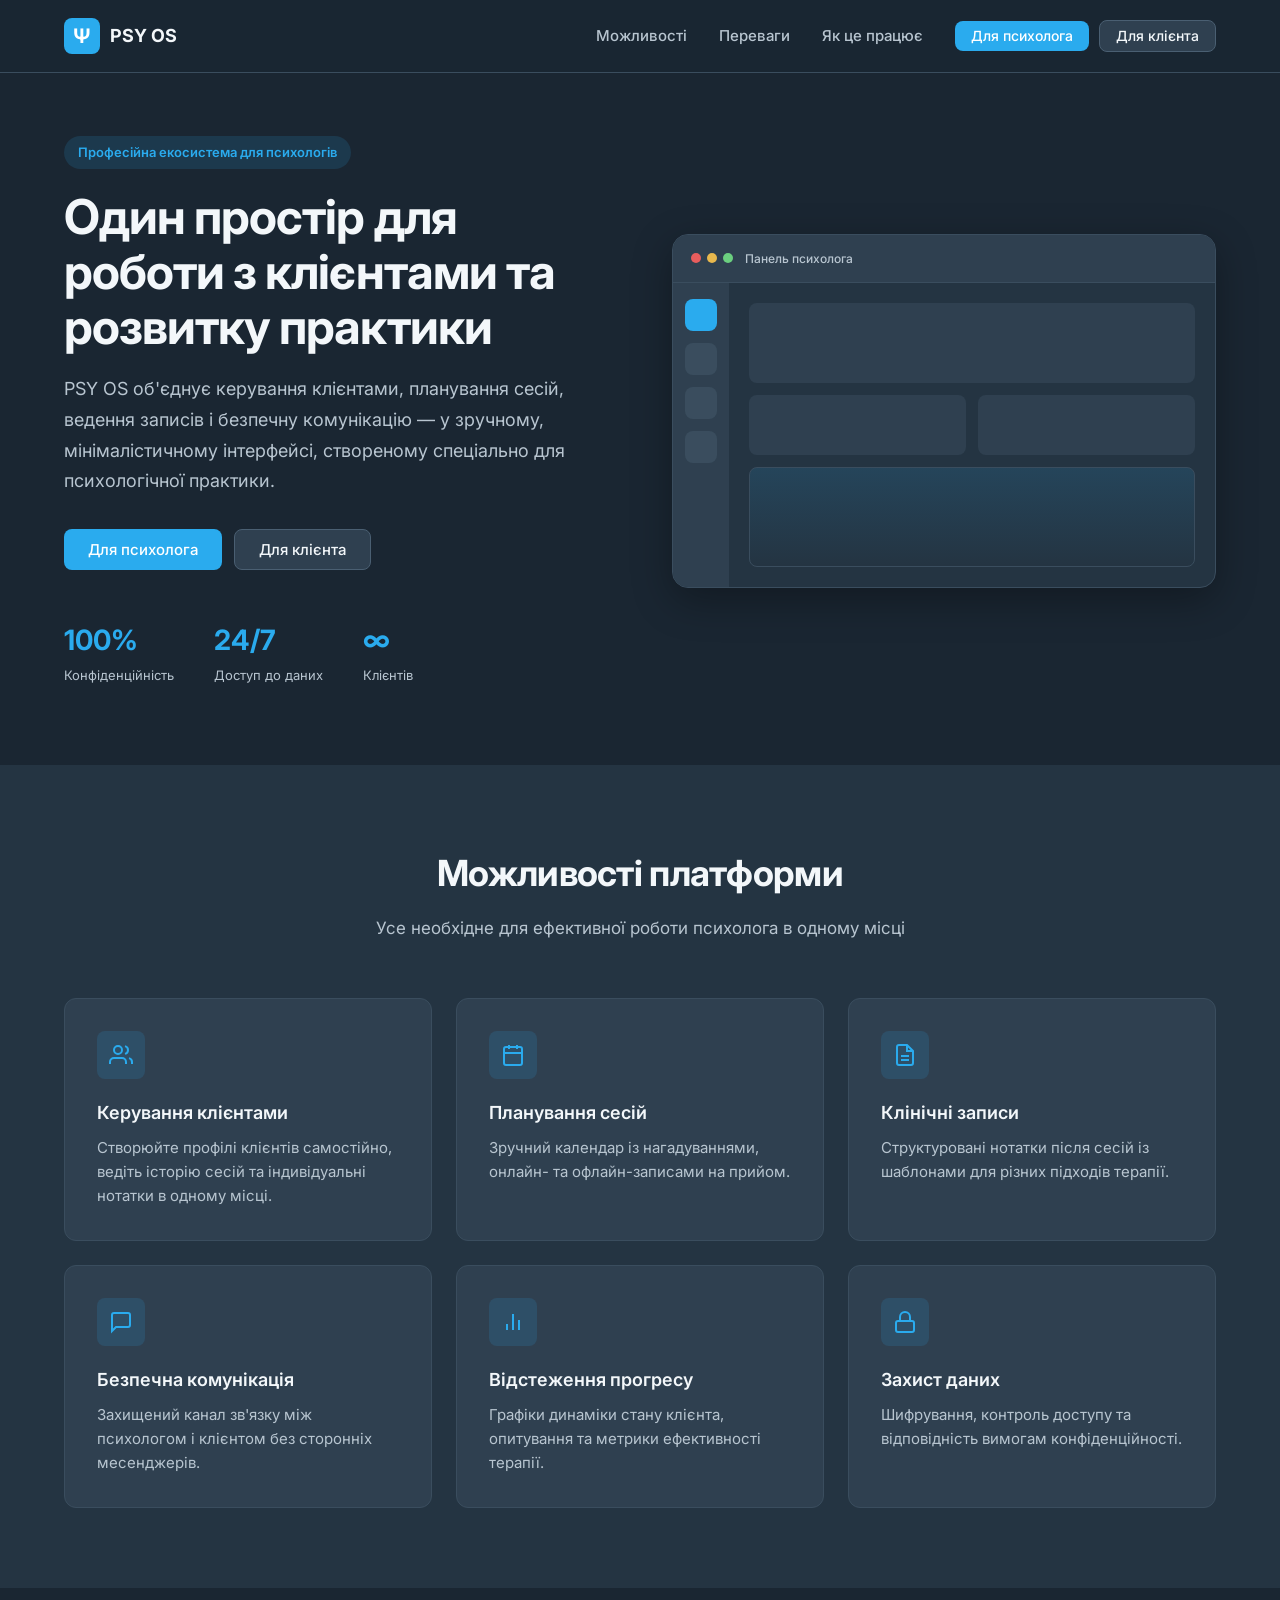
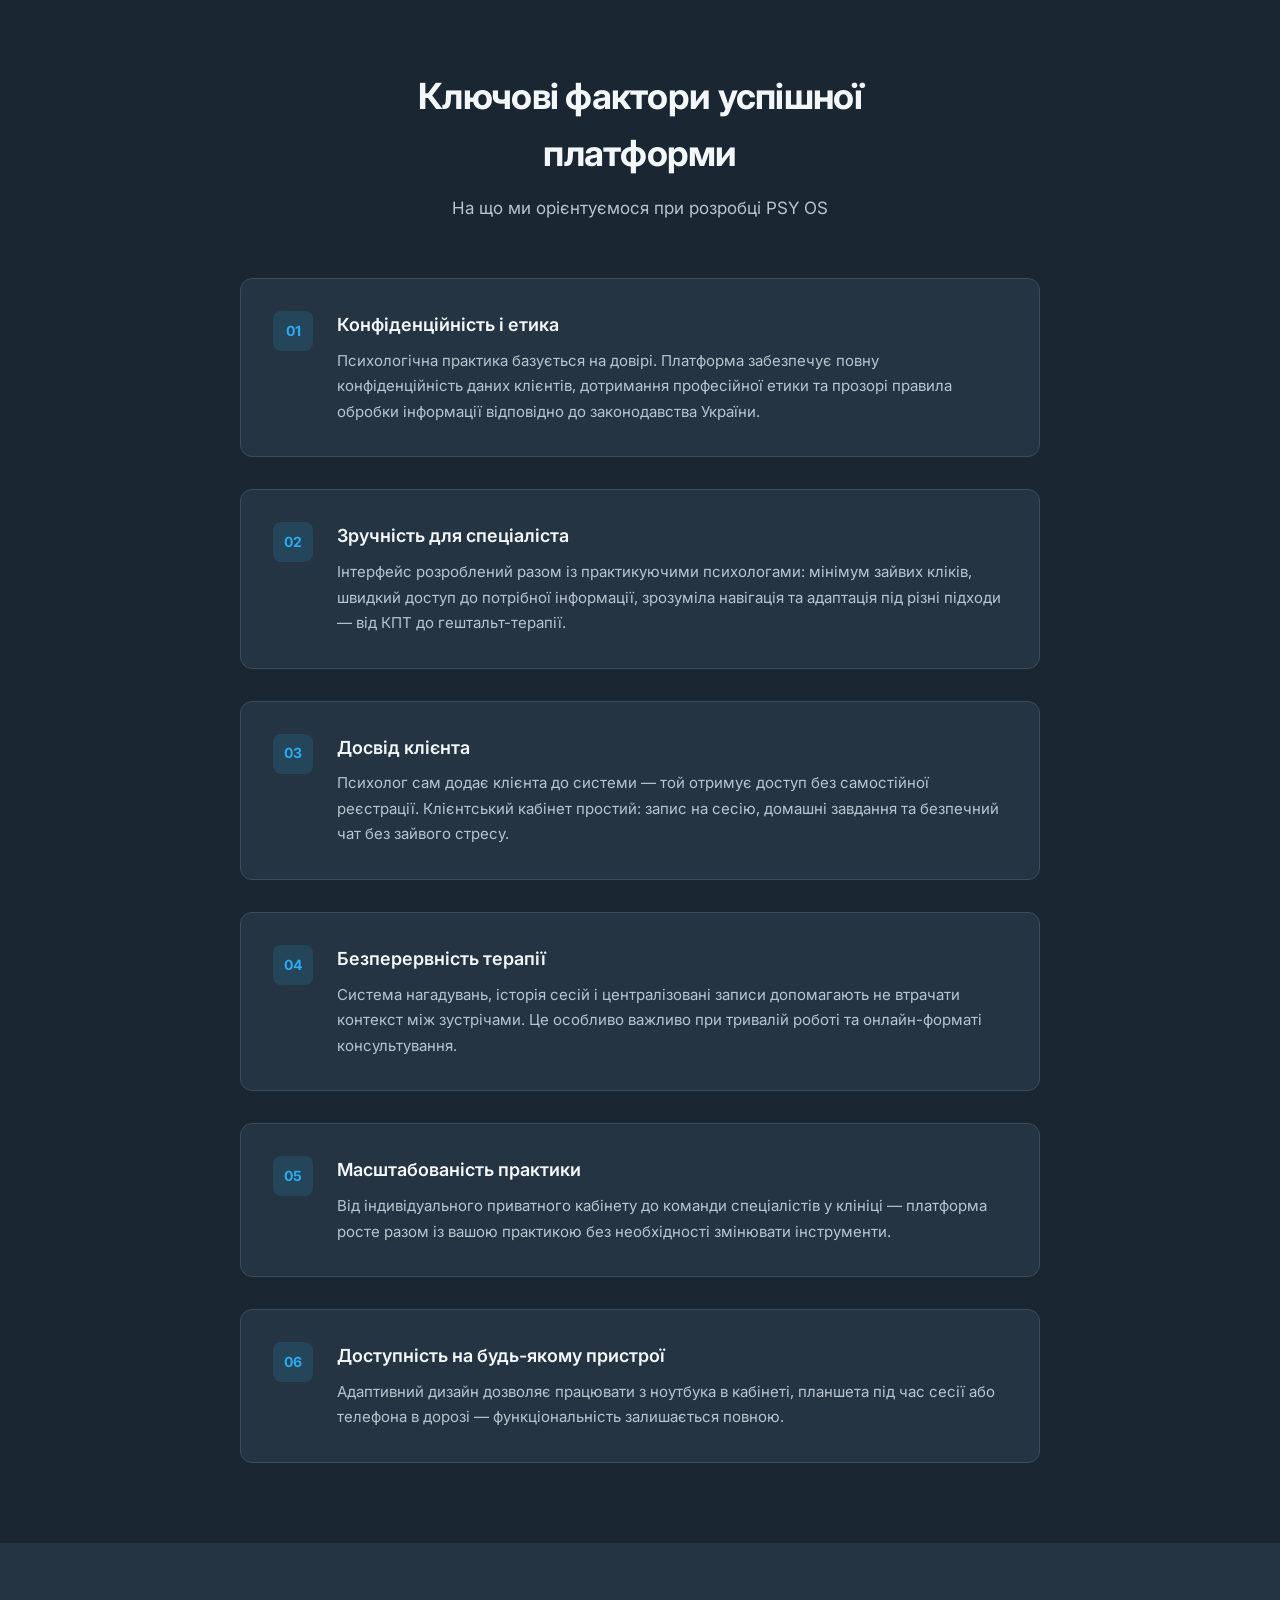
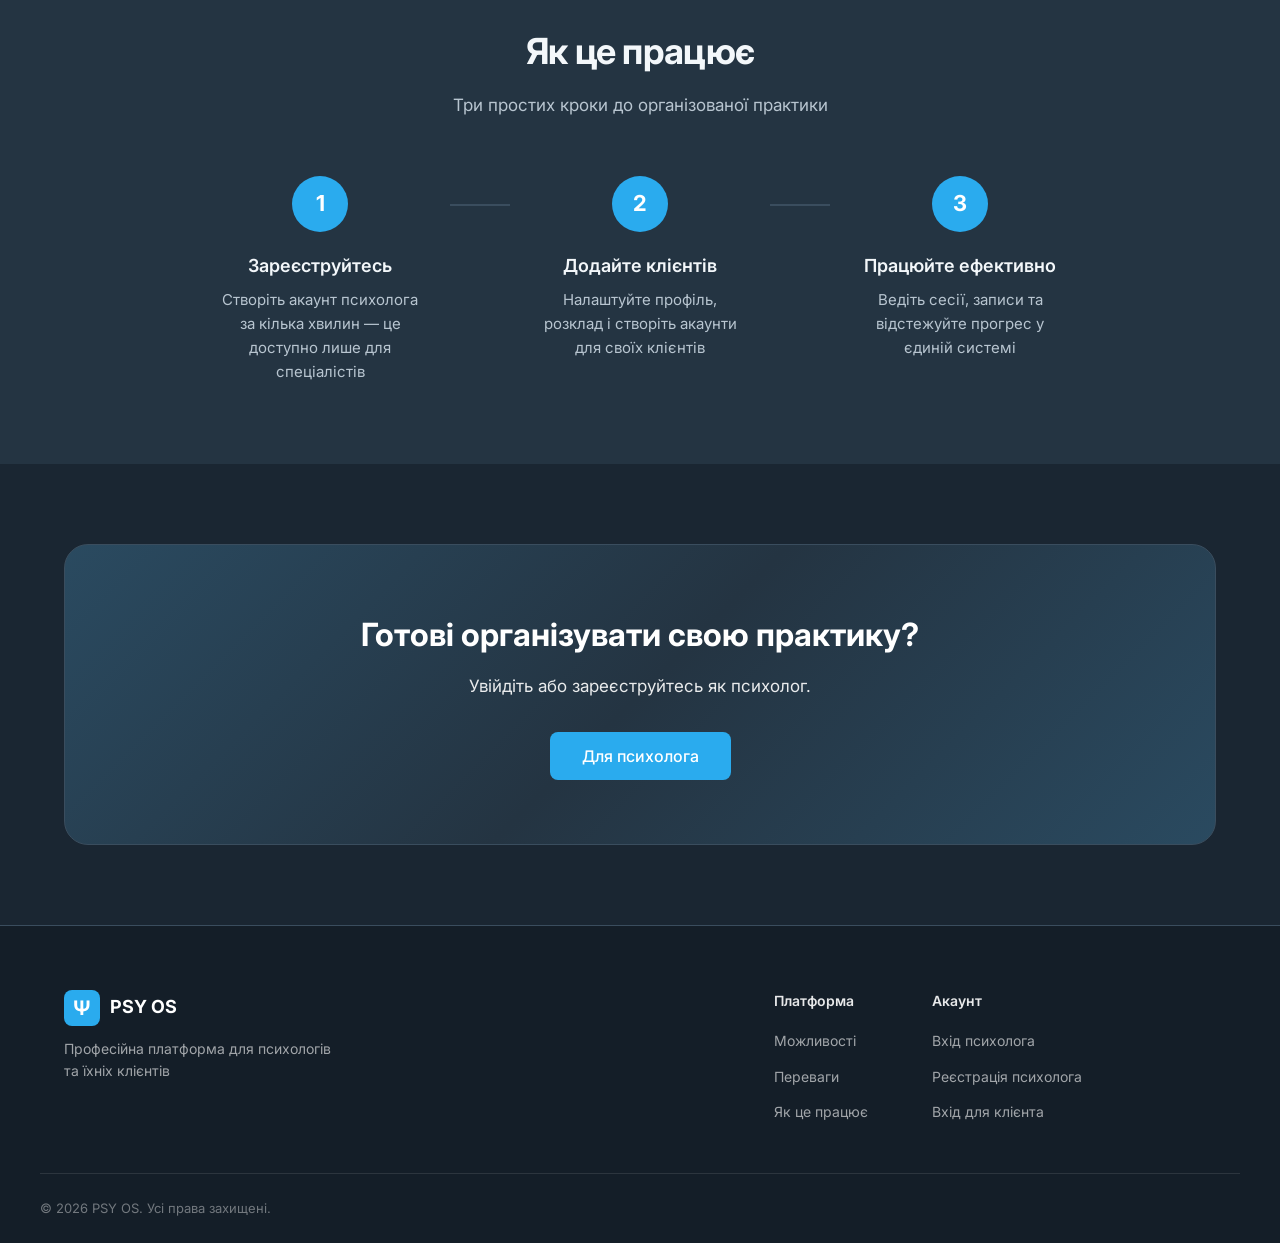
<file: frontend/index.html>
<!DOCTYPE html>
<html lang="uk">
<head>
  <meta charset="UTF-8">
  <meta name="viewport" content="width=device-width, initial-scale=1.0">
  <meta name="description" content="PSY OS — професійна платформа для психологів та їхніх клієнтів. Керування сесіями, записами та прогресом терапії.">
  <title>PSY OS — Платформа для психологів</title>
  <link rel="stylesheet" href="css/styles.css">
  <link rel="preconnect" href="https://fonts.googleapis.com">
  <link rel="preconnect" href="https://fonts.gstatic.com" crossorigin>
  <link href="https://fonts.googleapis.com/css2?family=Inter:wght@400;500;600;700&display=swap" rel="stylesheet">
</head>
<body>
  <header class="header">
    <nav class="nav container">
      <a href="index.html" class="logo">
        <span class="logo-icon">Ψ</span>
        <span class="logo-text">PSY OS</span>
      </a>
      <button class="nav-toggle" aria-label="Відкрити меню" aria-expanded="false">
        <span></span>
        <span></span>
        <span></span>
      </button>
      <ul class="nav-links">
        <li><a href="#features">Можливості</a></li>
        <li><a href="#factors">Переваги</a></li>
        <li><a href="#how-it-works">Як це працює</a></li>
        <li class="nav-auth">
          <a href="login-psychologist.html" class="btn btn-primary btn-sm">Для психолога</a>
          <a href="login.html" class="btn btn-secondary btn-sm">Для клієнта</a>
        </li>
      </ul>
    </nav>
  </header>

  <main>
    <section class="hero">
      <div class="container hero-content">
        <div class="hero-text">
          <span class="hero-badge">Професійна екосистема для психологів</span>
          <h1>Один простір для роботи з клієнтами та розвитку практики</h1>
          <p class="hero-description">
            PSY OS об'єднує керування клієнтами, планування сесій, ведення записів і безпечну комунікацію — 
            у зручному, мінімалістичному інтерфейсі, створеному спеціально для психологічної практики.
          </p>
          <div class="hero-actions">
            <a href="login-psychologist.html" class="btn btn-primary">Для психолога</a>
            <a href="login.html" class="btn btn-secondary">Для клієнта</a>
          </div>
          <div class="hero-stats">
            <div class="stat">
              <span class="stat-value">100%</span>
              <span class="stat-label">Конфіденційність</span>
            </div>
            <div class="stat">
              <span class="stat-value">24/7</span>
              <span class="stat-label">Доступ до даних</span>
            </div>
            <div class="stat">
              <span class="stat-value">∞</span>
              <span class="stat-label">Клієнтів</span>
            </div>
          </div>
        </div>
        <div class="hero-visual">
          <div class="dashboard-preview">
            <div class="preview-header">
              <div class="preview-dots">
                <span></span><span></span><span></span>
              </div>
              <span class="preview-title">Панель психолога</span>
            </div>
            <div class="preview-body">
              <div class="preview-sidebar">
                <div class="preview-nav-item active"></div>
                <div class="preview-nav-item"></div>
                <div class="preview-nav-item"></div>
                <div class="preview-nav-item"></div>
              </div>
              <div class="preview-main">
                <div class="preview-card"></div>
                <div class="preview-card small"></div>
                <div class="preview-card small"></div>
                <div class="preview-chart"></div>
              </div>
            </div>
          </div>
        </div>
      </div>
    </section>

    <section id="features" class="section features">
      <div class="container">
        <div class="section-header">
          <h2>Можливості платформи</h2>
          <p>Усе необхідне для ефективної роботи психолога в одному місці</p>
        </div>
        <div class="features-grid">
          <article class="feature-card">
            <div class="feature-icon">
              <svg width="24" height="24" viewBox="0 0 24 24" fill="none" stroke="currentColor" stroke-width="2">
                <path d="M17 21v-2a4 4 0 0 0-4-4H5a4 4 0 0 0-4 4v2"/>
                <circle cx="9" cy="7" r="4"/>
                <path d="M23 21v-2a4 4 0 0 0-3-3.87"/>
                <path d="M16 3.13a4 4 0 0 1 0 7.75"/>
              </svg>
            </div>
            <h3>Керування клієнтами</h3>
            <p>Створюйте профілі клієнтів самостійно, ведіть історію сесій та індивідуальні нотатки в одному місці.</p>
          </article>
          <article class="feature-card">
            <div class="feature-icon">
              <svg width="24" height="24" viewBox="0 0 24 24" fill="none" stroke="currentColor" stroke-width="2">
                <rect x="3" y="4" width="18" height="18" rx="2" ry="2"/>
                <line x1="16" y1="2" x2="16" y2="6"/>
                <line x1="8" y1="2" x2="8" y2="6"/>
                <line x1="3" y1="10" x2="21" y2="10"/>
              </svg>
            </div>
            <h3>Планування сесій</h3>
            <p>Зручний календар із нагадуваннями, онлайн- та офлайн-записами на прийом.</p>
          </article>
          <article class="feature-card">
            <div class="feature-icon">
              <svg width="24" height="24" viewBox="0 0 24 24" fill="none" stroke="currentColor" stroke-width="2">
                <path d="M14 2H6a2 2 0 0 0-2 2v16a2 2 0 0 0 2 2h12a2 2 0 0 0 2-2V8z"/>
                <polyline points="14 2 14 8 20 8"/>
                <line x1="16" y1="13" x2="8" y2="13"/>
                <line x1="16" y1="17" x2="8" y2="17"/>
              </svg>
            </div>
            <h3>Клінічні записи</h3>
            <p>Структуровані нотатки після сесій із шаблонами для різних підходів терапії.</p>
          </article>
          <article class="feature-card">
            <div class="feature-icon">
              <svg width="24" height="24" viewBox="0 0 24 24" fill="none" stroke="currentColor" stroke-width="2">
                <path d="M21 15a2 2 0 0 1-2 2H7l-4 4V5a2 2 0 0 1 2-2h14a2 2 0 0 1 2 2z"/>
              </svg>
            </div>
            <h3>Безпечна комунікація</h3>
            <p>Захищений канал зв'язку між психологом і клієнтом без сторонніх месенджерів.</p>
          </article>
          <article class="feature-card">
            <div class="feature-icon">
              <svg width="24" height="24" viewBox="0 0 24 24" fill="none" stroke="currentColor" stroke-width="2">
                <line x1="18" y1="20" x2="18" y2="10"/>
                <line x1="12" y1="20" x2="12" y2="4"/>
                <line x1="6" y1="20" x2="6" y2="14"/>
              </svg>
            </div>
            <h3>Відстеження прогресу</h3>
            <p>Графіки динаміки стану клієнта, опитування та метрики ефективності терапії.</p>
          </article>
          <article class="feature-card">
            <div class="feature-icon">
              <svg width="24" height="24" viewBox="0 0 24 24" fill="none" stroke="currentColor" stroke-width="2">
                <rect x="3" y="11" width="18" height="11" rx="2" ry="2"/>
                <path d="M7 11V7a5 5 0 0 1 10 0v4"/>
              </svg>
            </div>
            <h3>Захист даних</h3>
            <p>Шифрування, контроль доступу та відповідність вимогам конфіденційності.</p>
          </article>
        </div>
      </div>
    </section>

    <section id="factors" class="section factors">
      <div class="container">
        <div class="section-header">
          <h2>Ключові фактори успішної платформи</h2>
          <p>На що ми орієнтуємося при розробці PSY OS</p>
        </div>
        <div class="factors-list">
          <article class="factor-item">
            <span class="factor-number">01</span>
            <div class="factor-content">
              <h3>Конфіденційність і етика</h3>
              <p>
                Психологічна практика базується на довірі. Платформа забезпечує повну конфіденційність 
                даних клієнтів, дотримання професійної етики та прозорі правила обробки інформації 
                відповідно до законодавства України.
              </p>
            </div>
          </article>
          <article class="factor-item">
            <span class="factor-number">02</span>
            <div class="factor-content">
              <h3>Зручність для спеціаліста</h3>
              <p>
                Інтерфейс розроблений разом із практикуючими психологами: мінімум зайвих кліків, 
                швидкий доступ до потрібної інформації, зрозуміла навігація та адаптація під різні 
                підходи — від КПТ до гештальт-терапії.
              </p>
            </div>
          </article>
          <article class="factor-item">
            <span class="factor-number">03</span>
            <div class="factor-content">
              <h3>Досвід клієнта</h3>
              <p>
                Психолог сам додає клієнта до системи — той отримує доступ без самостійної реєстрації. 
                Клієнтський кабінет простий: запис на сесію, домашні завдання та безпечний чат 
                без зайвого стресу.
              </p>
            </div>
          </article>
          <article class="factor-item">
            <span class="factor-number">04</span>
            <div class="factor-content">
              <h3>Безперервність терапії</h3>
              <p>
                Система нагадувань, історія сесій і централізовані записи допомагають не втрачати 
                контекст між зустрічами. Це особливо важливо при тривалій роботі та онлайн-форматі 
                консультування.
              </p>
            </div>
          </article>
          <article class="factor-item">
            <span class="factor-number">05</span>
            <div class="factor-content">
              <h3>Масштабованість практики</h3>
              <p>
                Від індивідуального приватного кабінету до команди спеціалістів у клініці — 
                платформа росте разом із вашою практикою без необхідності змінювати інструменти.
              </p>
            </div>
          </article>
          <article class="factor-item">
            <span class="factor-number">06</span>
            <div class="factor-content">
              <h3>Доступність на будь-якому пристрої</h3>
              <p>
                Адаптивний дизайн дозволяє працювати з ноутбука в кабінеті, планшета під час 
                сесії або телефона в дорозі — функціональність залишається повною.
              </p>
            </div>
          </article>
        </div>
      </div>
    </section>

    <section id="how-it-works" class="section how-it-works">
      <div class="container">
        <div class="section-header">
          <h2>Як це працює</h2>
          <p>Три простих кроки до організованої практики</p>
        </div>
        <div class="steps">
          <div class="step">
            <div class="step-icon">1</div>
            <h3>Зареєструйтесь</h3>
            <p>Створіть акаунт психолога за кілька хвилин — це доступно лише для спеціалістів</p>
          </div>
          <div class="step-connector"></div>
          <div class="step">
            <div class="step-icon">2</div>
            <h3>Додайте клієнтів</h3>
            <p>Налаштуйте профіль, розклад і створіть акаунти для своїх клієнтів</p>
          </div>
          <div class="step-connector"></div>
          <div class="step">
            <div class="step-icon">3</div>
            <h3>Працюйте ефективно</h3>
            <p>Ведіть сесії, записи та відстежуйте прогрес у єдиній системі</p>
          </div>
        </div>
      </div>
    </section>

    <section class="section cta">
      <div class="container">
        <div class="cta-box">
          <h2>Готові організувати свою практику?</h2>
          <p>Увійдіть або зареєструйтесь як психолог.</p>
          <a href="login-psychologist.html" class="btn btn-primary btn-lg">Для психолога</a>
        </div>
      </div>
    </section>
  </main>

  <footer class="footer">
    <div class="container footer-content">
      <div class="footer-brand">
        <a href="index.html" class="logo">
          <span class="logo-icon">Ψ</span>
          <span class="logo-text">PSY OS</span>
        </a>
        <p>Професійна платформа для психологів та їхніх клієнтів</p>
      </div>
      <div class="footer-links">
        <div class="footer-col">
          <h4>Платформа</h4>
          <ul>
            <li><a href="#features">Можливості</a></li>
            <li><a href="#factors">Переваги</a></li>
            <li><a href="#how-it-works">Як це працює</a></li>
          </ul>
        </div>
        <div class="footer-col">
          <h4>Акаунт</h4>
          <ul>
            <li><a href="login-psychologist.html">Вхід психолога</a></li>
            <li><a href="register.html">Реєстрація психолога</a></li>
            <li><a href="login.html">Вхід для клієнта</a></li>
          </ul>
        </div>
      </div>
    </div>
    <div class="footer-bottom container">
      <p>&copy; 2026 PSY OS. Усі права захищені.</p>
    </div>
  </footer>

  <script src="js/config.js"></script>
  <script src="js/auth.js"></script>
  <script src="js/api.js"></script>
  <script src="js/main.js"></script>
</body>
</html>
</file>
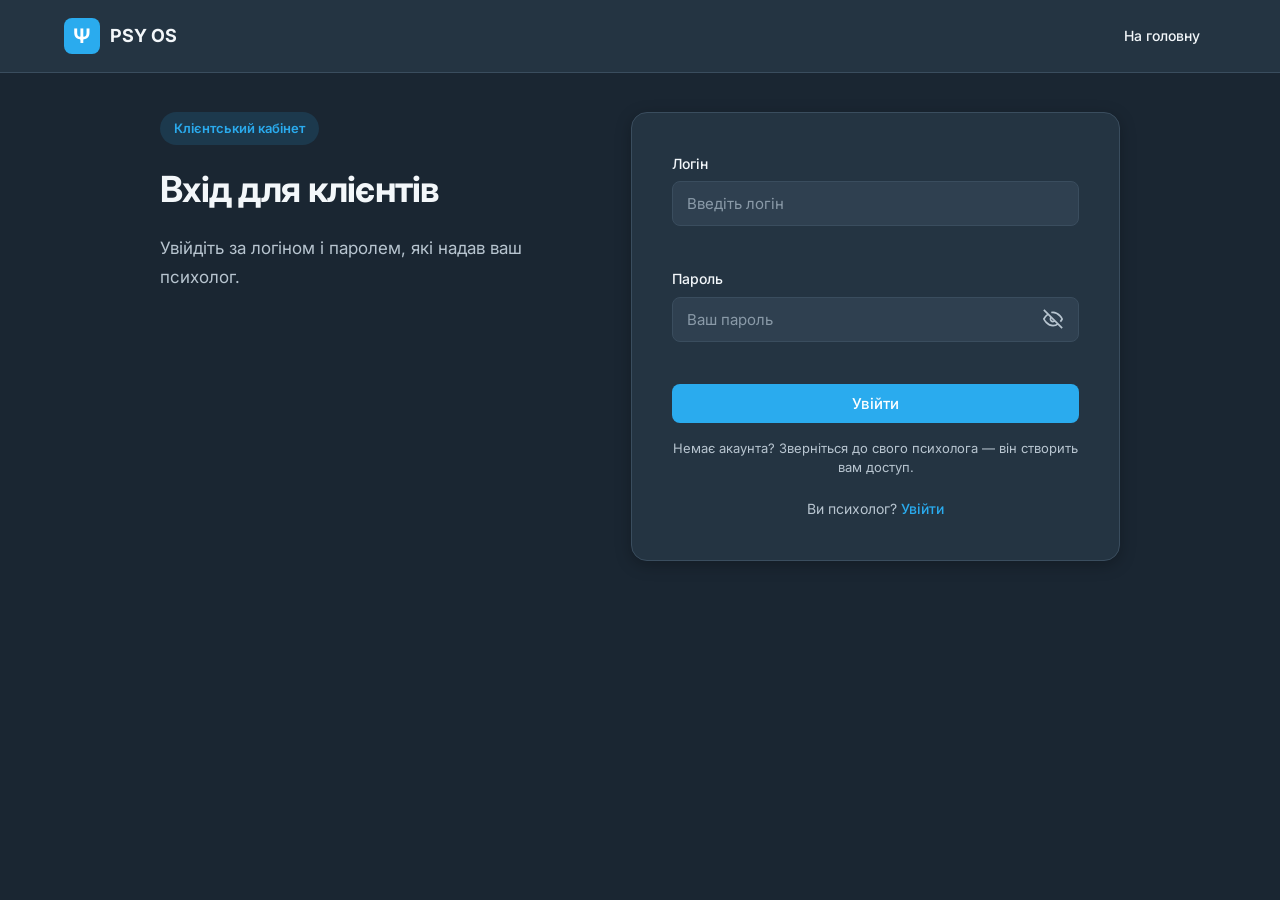
<file: frontend/client-dashboard.html>
<!DOCTYPE html>
<html lang="uk">
<head>
  <meta charset="UTF-8">
  <meta name="viewport" content="width=device-width, initial-scale=1.0">
  <title>Кабінет клієнта — PSY OS</title>
  <link rel="stylesheet" href="css/styles.css">
  <link rel="stylesheet" href="css/dashboard.css">
  <link href="https://fonts.googleapis.com/css2?family=Inter:wght@400;500;600;700&display=swap" rel="stylesheet">
</head>
<body class="dashboard-page">
  <header class="header header-minimal">
    <nav class="nav container">
      <a href="index.html" class="logo"><span class="logo-icon">Ψ</span><span class="logo-text">PSY OS</span></a>
      <div class="user-bar">
        <span id="userName"></span>
        <button id="logoutBtn" class="btn btn-ghost btn-sm">Вийти</button>
      </div>
    </nav>
  </header>

  <div class="dashboard-layout">
    <aside class="dashboard-sidebar">
      <nav>
        <button class="sidebar-link active" data-panel="panel-sessions">Записи</button>
        <button class="sidebar-link" data-panel="panel-homework">Домашки</button>
        <button class="sidebar-link" data-panel="panel-chat">Чат</button>
        <button class="sidebar-link" data-panel="panel-sos">SOS</button>
      </nav>
    </aside>

    <main class="dashboard-main">
      <section id="panel-sessions" class="dashboard-panel active">
        <div class="dashboard-header"><h1>Мої записи</h1></div>
        <div id="sessionsList" class="card-grid"></div>
      </section>

      <section id="panel-homework" class="dashboard-panel">
        <div class="dashboard-header"><h1>Домашні завдання</h1></div>
        <div id="homeworkList" class="card-grid"></div>
      </section>

      <section id="panel-chat" class="dashboard-panel">
        <div class="dashboard-header"><h1>Чат з психологом</h1></div>
        <div class="chat-box">
          <div id="chatMessages" class="chat-messages"></div>
          <div class="chat-input">
            <input id="chatInput" placeholder="Повідомлення...">
            <button id="sendChatBtn" class="btn btn-primary btn-sm" type="button">Надіслати</button>
          </div>
        </div>
      </section>

      <section id="panel-sos" class="dashboard-panel">
        <div class="dashboard-header"><h1>Екстрена допомога</h1></div>
        <p style="color:var(--color-text-muted);margin-bottom:16px;max-width:520px">
          Якщо вам потрібна термінова підтримка — натисніть SOS. Ваш психолог отримає сповіщення.
          У разі небезпеки життя звертайтесь до місцевих екстрених служб.
        </p>
        <button id="sosBtn" class="btn sos-btn" type="button">SOS</button>
        <div style="margin-top:24px">
          <button id="payBtn" class="btn btn-secondary" type="button">Оплатити сесію (демо)</button>
        </div>
      </section>
    </main>
  </div>

  <script src="js/config.js"></script>
  <script src="js/auth.js"></script>
  <script src="js/api.js"></script>
  <script src="js/client-dashboard.js"></script>
</body>
</html>
</file>
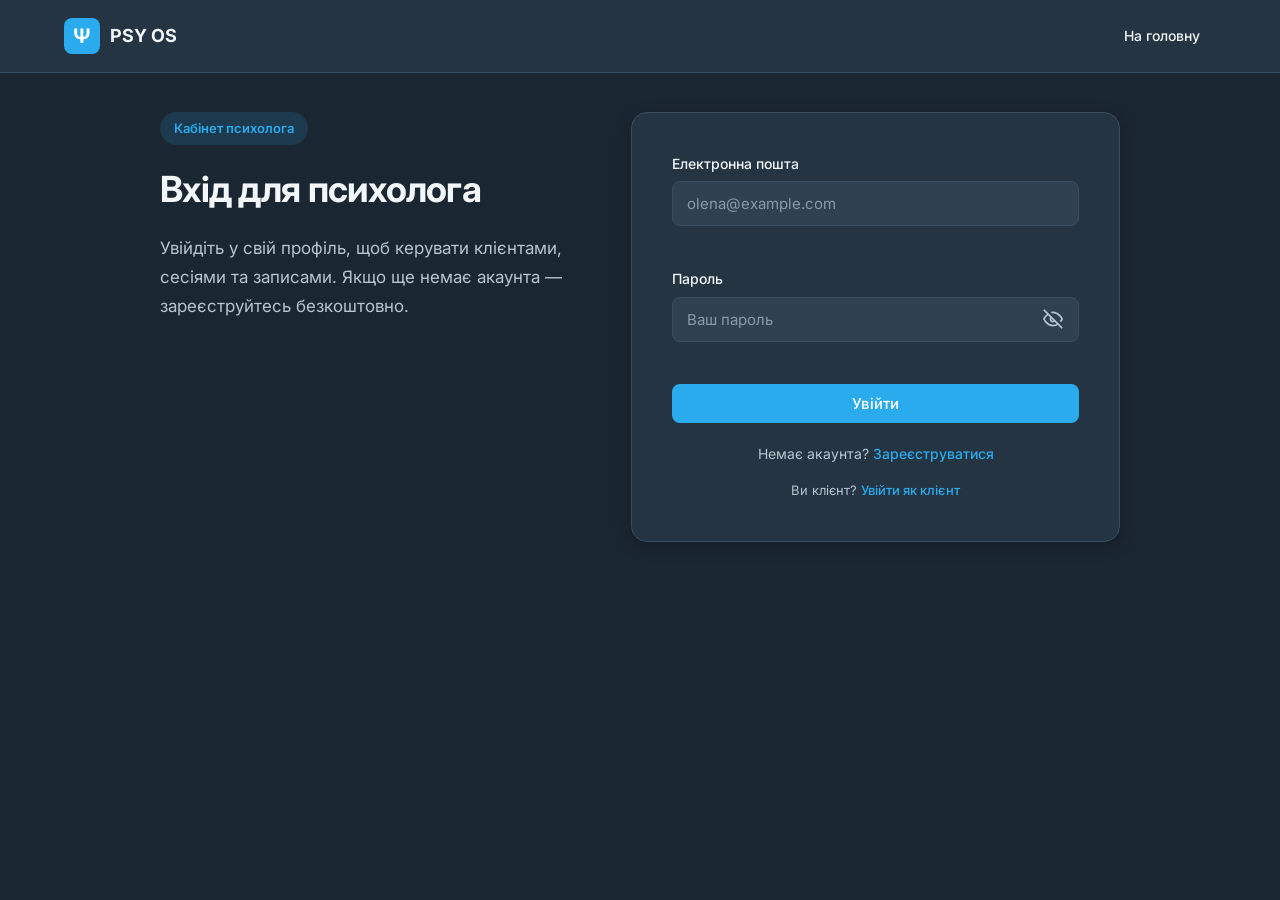
<file: frontend/login-psychologist.html>
<!DOCTYPE html>
<html lang="uk">
<head>
  <meta charset="UTF-8">
  <meta name="viewport" content="width=device-width, initial-scale=1.0">
  <meta name="description" content="Вхід для психолога в PSY OS — увійдіть у свій кабінет">
  <title>Вхід для психолога — PSY OS</title>
  <link rel="stylesheet" href="css/styles.css?v=3">
  <link rel="preconnect" href="https://fonts.googleapis.com">
  <link rel="preconnect" href="https://fonts.gstatic.com" crossorigin>
  <link href="https://fonts.googleapis.com/css2?family=Inter:wght@400;500;600;700&display=swap" rel="stylesheet">
</head>
<body class="register-page login-page">
  <header class="header header-minimal">
    <nav class="nav container">
      <a href="index.html" class="logo">
        <span class="logo-icon">Ψ</span>
        <span class="logo-text">PSY OS</span>
      </a>
      <a href="index.html" class="btn btn-ghost btn-sm">На головну</a>
    </nav>
  </header>

  <main class="register-main">
    <div class="register-container login-container">
      <div class="register-info">
        <span class="login-badge">Кабінет психолога</span>
        <h1>Вхід для психолога</h1>
        <p class="register-subtitle">
          Увійдіть у свій профіль, щоб керувати клієнтами, сесіями та записами. 
          Якщо ще немає акаунта — зареєструйтесь безкоштовно.
        </p>
      </div>

      <div class="register-form-wrapper">
        <form class="register-form login-form" id="psychologistLoginForm" data-login-type="psychologist" novalidate>
          <input type="hidden" name="role" value="psychologist">

          <div class="form-group">
            <label for="email">Електронна пошта</label>
            <input type="email" id="email" name="email" placeholder="olena@example.com" required autocomplete="email">
            <span class="form-error" data-for="email"></span>
          </div>

          <div class="form-group">
            <label for="password">Пароль</label>
            <div class="password-input">
              <input type="password" id="password" name="password" placeholder="Ваш пароль" required autocomplete="current-password">
              <button type="button" class="password-toggle" aria-label="Показати пароль">
                <svg class="icon-hide" width="20" height="20" viewBox="0 0 24 24" fill="none" stroke="currentColor" stroke-width="2">
                  <path d="M17.94 17.94A10.07 10.07 0 0 1 12 20c-7 0-11-8-11-8a18.45 18.45 0 0 1 5.06-5.94M9.9 4.24A9.12 9.12 0 0 1 12 4c7 0 11 8 11 8a18.5 18.5 0 0 1-2.16 3.19m-6.72-1.07a3 3 0 1 1-4.24-4.24"/>
                  <line x1="1" y1="1" x2="23" y2="23"/>
                </svg>
                <svg class="icon-show" width="20" height="20" viewBox="0 0 24 24" fill="none" stroke="currentColor" stroke-width="2">
                  <path d="M1 12s4-8 11-8 11 8 11 8-4 8-11 8-11-8-11-8z"/>
                  <circle cx="12" cy="12" r="3"/>
                </svg>
              </button>
            </div>
            <span class="form-error" data-for="password"></span>
          </div>

          <button type="submit" class="btn btn-primary btn-full">Увійти</button>

          <p class="form-footer">
            Немає акаунта? <a href="register.html">Зареєструватися</a>
          </p>

          <p class="form-note">
            Ви клієнт? <a href="login.html">Увійти як клієнт</a>
          </p>
        </form>

        <div class="register-success" id="loginSuccess" hidden>
          <div class="success-icon">
            <svg width="48" height="48" viewBox="0 0 24 24" fill="none" stroke="currentColor" stroke-width="2">
              <path d="M22 11.08V12a10 10 0 1 1-5.93-9.14"/>
              <polyline points="22 4 12 14.01 9 11.01"/>
            </svg>
          </div>
          <h2>Вхід успішний!</h2>
          <p>Ласкаво просимо. Незабаром відкриється ваш кабінет психолога.</p>
          <a href="index.html" class="btn btn-primary">На головну</a>
        </div>
      </div>
    </div>
  </main>

  <script src="js/config.js"></script>
  <script src="js/auth.js"></script>
  <script src="js/api.js"></script>
  <script src="js/auth-pages.js"></script>
  <script src="js/main.js"></script>
</body>
</html>
</file>
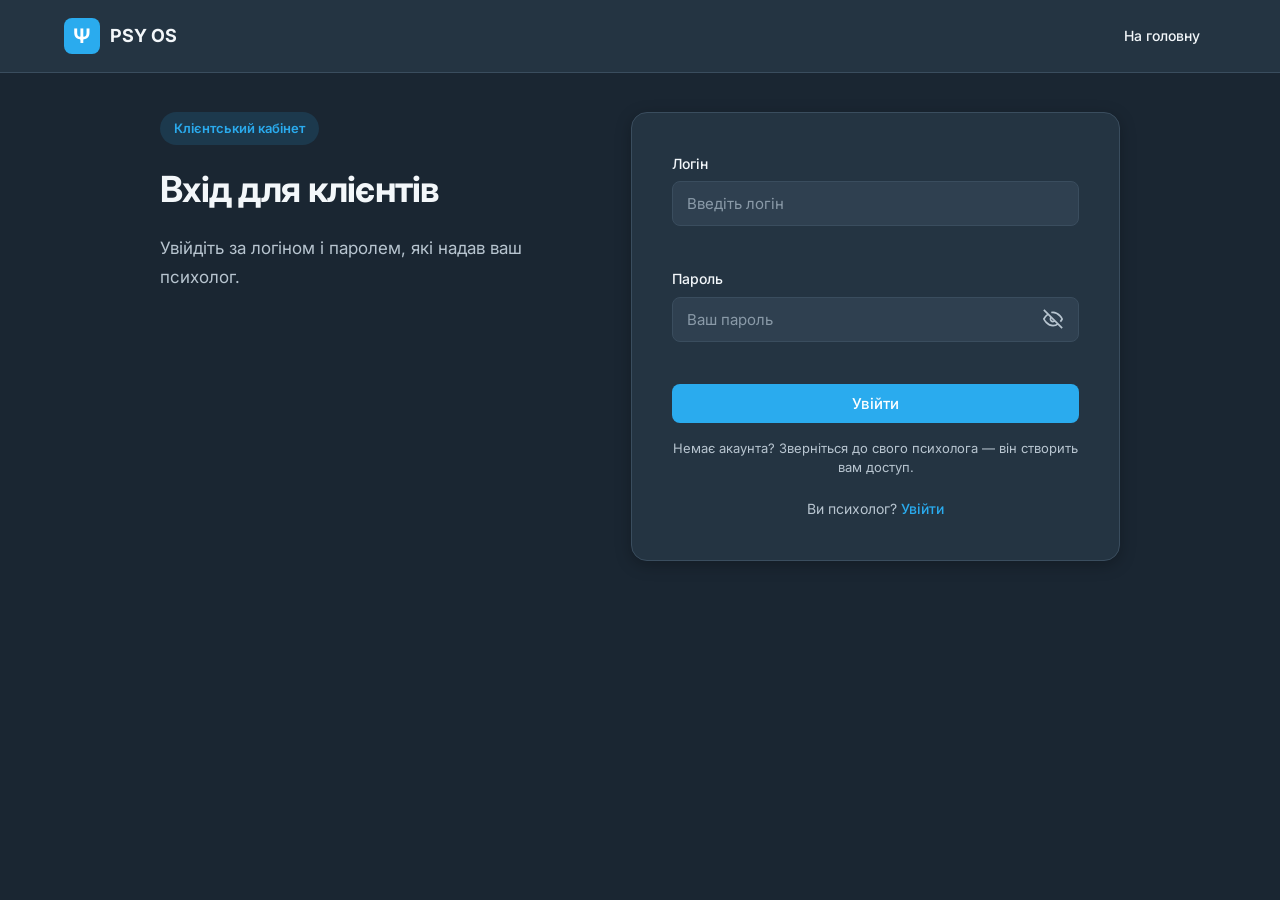
<file: frontend/login.html>
<!DOCTYPE html>
<html lang="uk">
<head>
  <meta charset="UTF-8">
  <meta name="viewport" content="width=device-width, initial-scale=1.0">
  <meta name="description" content="Вхід для клієнтів PSY OS — увійдіть у свій кабінет">
  <title>Вхід для клієнтів — PSY OS</title>
  <link rel="stylesheet" href="css/styles.css?v=3">
  <link rel="preconnect" href="https://fonts.googleapis.com">
  <link rel="preconnect" href="https://fonts.gstatic.com" crossorigin>
  <link href="https://fonts.googleapis.com/css2?family=Inter:wght@400;500;600;700&display=swap" rel="stylesheet">
</head>
<body class="register-page login-page">
  <header class="header header-minimal">
    <nav class="nav container">
      <a href="index.html" class="logo">
        <span class="logo-icon">Ψ</span>
        <span class="logo-text">PSY OS</span>
      </a>
      <a href="index.html" class="btn btn-ghost btn-sm">На головну</a>
    </nav>
  </header>

  <main class="register-main">
    <div class="register-container login-container">
      <div class="register-info">
        <span class="login-badge">Клієнтський кабінет</span>
        <h1>Вхід для клієнтів</h1>
        <p class="register-subtitle">
          Увійдіть за логіном і паролем, які надав ваш психолог.
        </p>
      </div>

      <div class="register-form-wrapper">
        <form class="register-form login-form" id="clientLoginForm" novalidate>

          <div class="form-group">
            <label for="clientUsername">Логін</label>
            <input
              type="text"
              id="clientUsername"
              name="username"
              placeholder="Введіть логін"
              required
              autocomplete="username"
              autocapitalize="none"
              spellcheck="false"
            >
            <span class="form-error" data-for="username"></span>
          </div>

          <div class="form-group">
            <label for="password">Пароль</label>
            <div class="password-input">
              <input type="password" id="password" name="password" placeholder="Ваш пароль" required autocomplete="current-password">
              <button type="button" class="password-toggle" aria-label="Показати пароль">
                <svg class="icon-hide" width="20" height="20" viewBox="0 0 24 24" fill="none" stroke="currentColor" stroke-width="2">
                  <path d="M17.94 17.94A10.07 10.07 0 0 1 12 20c-7 0-11-8-11-8a18.45 18.45 0 0 1 5.06-5.94M9.9 4.24A9.12 9.12 0 0 1 12 4c7 0 11 8 11 8a18.5 18.5 0 0 1-2.16 3.19m-6.72-1.07a3 3 0 1 1-4.24-4.24"/>
                  <line x1="1" y1="1" x2="23" y2="23"/>
                </svg>
                <svg class="icon-show" width="20" height="20" viewBox="0 0 24 24" fill="none" stroke="currentColor" stroke-width="2">
                  <path d="M1 12s4-8 11-8 11 8 11 8-4 8-11 8-11-8-11-8z"/>
                  <circle cx="12" cy="12" r="3"/>
                </svg>
              </button>
            </div>
            <span class="form-error" data-for="password"></span>
          </div>

          <button type="submit" class="btn btn-primary btn-full">Увійти</button>

          <p class="form-note">
            Немає акаунта? Зверніться до свого психолога — він створить вам доступ.
          </p>

          <p class="form-footer">
            Ви психолог? <a href="login-psychologist.html">Увійти</a>
          </p>
        </form>

        <div class="register-success" id="loginSuccess" hidden>
          <div class="success-icon">
            <svg width="48" height="48" viewBox="0 0 24 24" fill="none" stroke="currentColor" stroke-width="2">
              <path d="M22 11.08V12a10 10 0 1 1-5.93-9.14"/>
              <polyline points="22 4 12 14.01 9 11.01"/>
            </svg>
          </div>
          <h2>Вхід успішний!</h2>
          <p>Ласкаво просимо. Незабаром відкриється ваш клієнтський кабінет.</p>
          <a href="index.html" class="btn btn-primary">На головну</a>
        </div>
      </div>
    </div>
  </main>

  <script src="js/config.js"></script>
  <script src="js/auth.js"></script>
  <script src="js/api.js"></script>
  <script src="js/auth-pages.js"></script>
  <script src="js/main.js"></script>
</body>
</html>
</file>
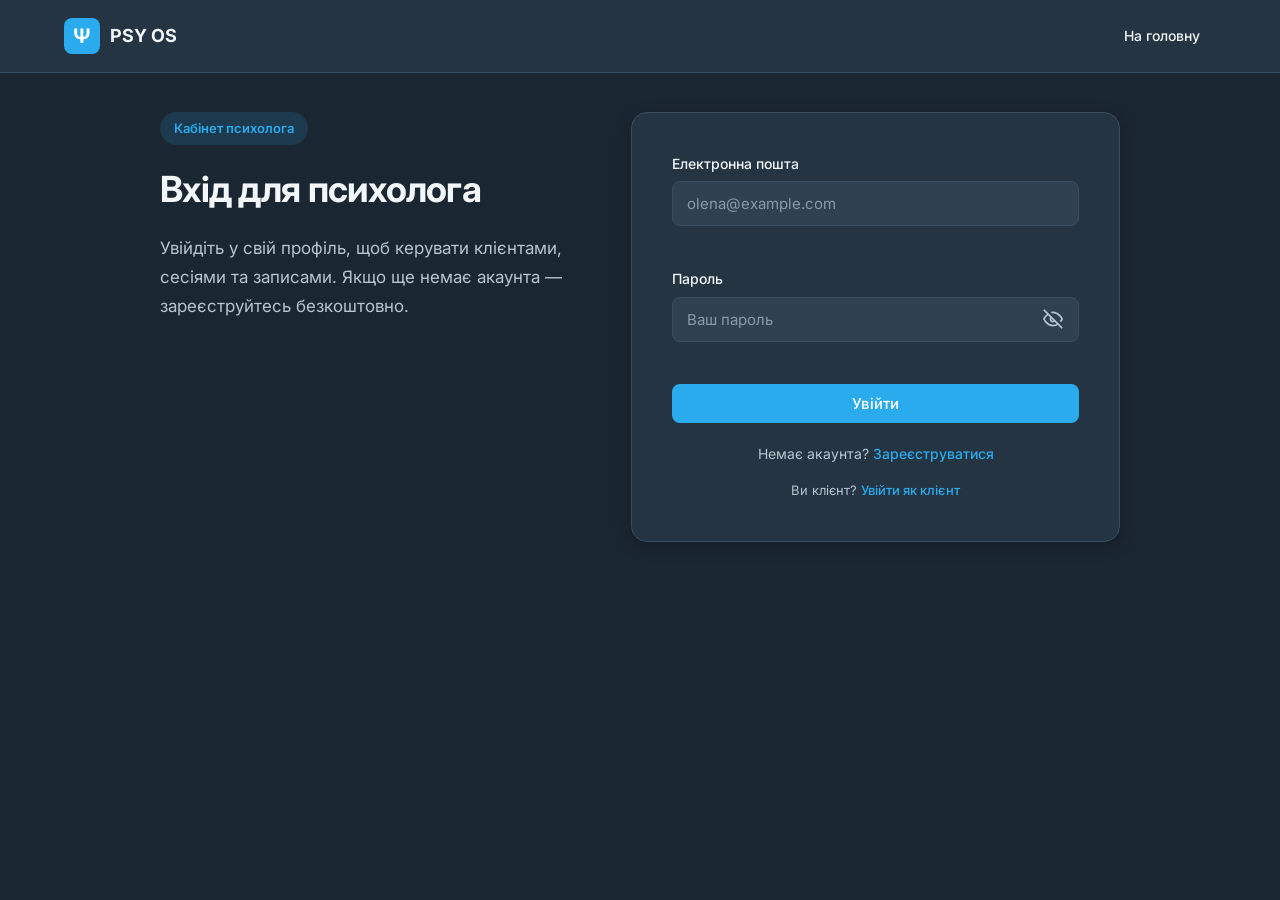
<file: frontend/psychologist-dashboard.html>
<!DOCTYPE html>
<html lang="uk">
<head>
  <meta charset="UTF-8">
  <meta name="viewport" content="width=device-width, initial-scale=1.0">
  <title>Кабінет психолога — PSY OS</title>
  <link rel="stylesheet" href="css/styles.css">
  <link rel="stylesheet" href="css/dashboard.css">
  <link href="https://fonts.googleapis.com/css2?family=Inter:wght@400;500;600;700&display=swap" rel="stylesheet">
</head>
<body class="dashboard-page">
  <header class="header header-minimal">
    <nav class="nav container">
      <a href="index.html" class="logo"><span class="logo-icon">Ψ</span><span class="logo-text">PSY OS</span></a>
      <div class="user-bar">
        <span id="userName"></span>
        <span id="aiStatus" class="badge badge-muted"></span>
        <button id="logoutBtn" class="btn btn-ghost btn-sm">Вийти</button>
      </div>
    </nav>
  </header>

  <div class="dashboard-layout">
    <aside class="dashboard-sidebar">
      <nav>
        <button class="sidebar-link active" data-panel="panel-clients">Клієнти</button>
        <button class="sidebar-link" data-panel="panel-client">Робота з клієнтом</button>
        <button class="sidebar-link" data-panel="panel-sos">SOS</button>
      </nav>
    </aside>

    <main class="dashboard-main">
      <section id="panel-clients" class="dashboard-panel active">
        <div class="dashboard-header"><h1>Клієнти</h1></div>
        <form id="addClientForm" class="form-panel">
          <h3>Додати клієнта</h3>
          <div class="form-row">
            <div class="form-group"><label>Ім'я</label><input name="first_name" required></div>
            <div class="form-group"><label>Прізвище</label><input name="last_name" required></div>
          </div>
          <div class="form-row">
            <div class="form-group"><label>Логін</label><input name="username" required></div>
            <div class="form-group"><label>Пароль</label><input name="password" type="password" required></div>
          </div>
          <div class="form-group"><label>Телефон</label><input name="phone"></div>
          <button class="btn btn-primary" type="submit">Створити клієнта</button>
        </form>
        <div id="clientsList" class="card-grid"></div>
      </section>

      <section id="panel-client" class="dashboard-panel">
        <div class="dashboard-header">
          <h1>Робота з клієнтом</h1>
          <select id="clientSelect" class="form-group" style="max-width:280px;padding:10px;background:var(--color-surface-elevated);border:1px solid var(--color-border);color:var(--color-text);border-radius:8px;"></select>
        </div>

        <form id="addSessionForm" class="form-panel">
          <h3>Нова сесія</h3>
          <div class="form-row">
            <div class="form-group"><label>Дата і час</label><input type="datetime-local" name="scheduled_at" required></div>
            <div class="form-group"><label>Хвилин</label><input type="number" name="duration_minutes" value="50" min="15" max="180"></div>
          </div>
          <button class="btn btn-primary btn-sm" type="submit">Запланувати</button>
        </form>

        <form id="addNoteForm" class="form-panel">
          <h3>Нотатка після сесії</h3>
          <textarea name="content_text" placeholder="Текст нотатки..." required></textarea>
          <div class="ai-placeholder">AI summary буде тут після підключення OPENAI_API_KEY</div>
          <button class="btn btn-primary btn-sm" type="submit" style="margin-top:12px">Зберегти</button>
        </form>

        <form id="addHomeworkForm" class="form-panel">
          <h3>Домашнє завдання</h3>
          <div class="form-group"><label>Назва</label><input name="title" required></div>
          <div class="form-group"><label>Опис</label><textarea name="description" required></textarea></div>
          <div class="form-group"><label>Дедлайн</label><input type="datetime-local" name="due_at"></div>
          <button class="btn btn-primary btn-sm" type="submit">Призначити</button>
        </form>

        <form id="addTimelineForm" class="form-panel">
          <h3>Timeline подія</h3>
          <div class="form-row">
            <div class="form-group"><label>Дата</label><input type="date" name="event_date" required></div>
            <div class="form-group"><label>Emoji</label><input name="emoji" maxlength="4" placeholder="❤️"></div>
          </div>
          <div class="form-group"><label>Подія</label><input name="title" required></div>
          <button class="btn btn-primary btn-sm" type="submit">Додати</button>
        </form>

        <h3 style="margin:20px 0 12px">Сесії</h3>
        <div id="sessionsList" class="card-grid"></div>
        <h3 style="margin:20px 0 12px">Нотатки</h3>
        <div id="notesList" class="card-grid"></div>
        <h3 style="margin:20px 0 12px">Домашки</h3>
        <div id="homeworkList" class="card-grid"></div>
        <h3 style="margin:20px 0 12px">Timeline</h3>
        <div id="timelineList" class="card-grid"></div>
        <h3 style="margin:20px 0 12px">Чат</h3>
        <div class="chat-box">
          <div id="chatMessages" class="chat-messages"></div>
          <div class="chat-input">
            <input id="chatInput" placeholder="Повідомлення...">
            <button id="sendChatBtn" class="btn btn-primary btn-sm" type="button">Надіслати</button>
          </div>
        </div>
      </section>

      <section id="panel-sos" class="dashboard-panel">
        <div class="dashboard-header"><h1>SOS повідомлення</h1></div>
        <div id="sosList" class="card-grid"></div>
      </section>
    </main>
  </div>

  <script src="js/config.js"></script>
  <script src="js/auth.js"></script>
  <script src="js/api.js"></script>
  <script src="js/psychologist-dashboard.js"></script>
</body>
</html>
</file>
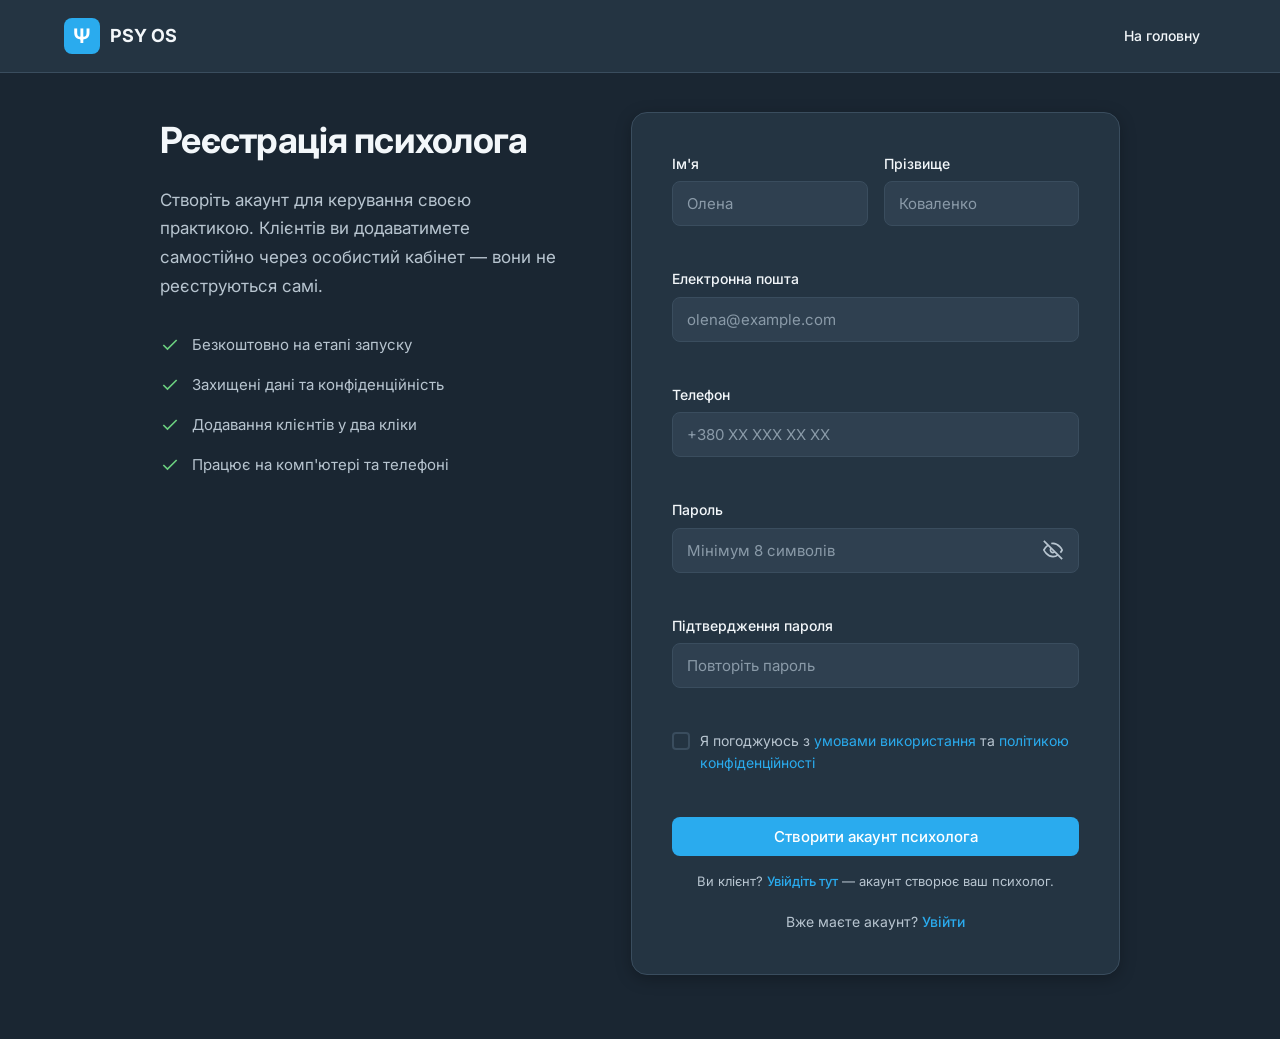
<file: frontend/register.html>
<!DOCTYPE html>
<html lang="uk">
<head>
  <meta charset="UTF-8">
  <meta name="viewport" content="width=device-width, initial-scale=1.0">
  <meta name="description" content="Реєстрація психолога в PSY OS — створіть акаунт для керування практикою">
  <title>Реєстрація психолога — PSY OS</title>
  <link rel="stylesheet" href="css/styles.css?v=3">
  <link rel="preconnect" href="https://fonts.googleapis.com">
  <link rel="preconnect" href="https://fonts.gstatic.com" crossorigin>
  <link href="https://fonts.googleapis.com/css2?family=Inter:wght@400;500;600;700&display=swap" rel="stylesheet">
</head>
<body class="register-page">
  <header class="header header-minimal">
    <nav class="nav container">
      <a href="index.html" class="logo">
        <span class="logo-icon">Ψ</span>
        <span class="logo-text">PSY OS</span>
      </a>
      <a href="index.html" class="btn btn-ghost btn-sm">На головну</a>
    </nav>
  </header>

  <main class="register-main">
    <div class="register-container">
      <div class="register-info">
        <h1>Реєстрація психолога</h1>
        <p class="register-subtitle">
          Створіть акаунт для керування своєю практикою. Клієнтів ви додаватимете 
          самостійно через особистий кабінет — вони не реєструються самі.
        </p>
        <ul class="register-benefits">
          <li>
            <svg width="20" height="20" viewBox="0 0 24 24" fill="none" stroke="currentColor" stroke-width="2">
              <polyline points="20 6 9 17 4 12"/>
            </svg>
            Безкоштовно на етапі запуску
          </li>
          <li>
            <svg width="20" height="20" viewBox="0 0 24 24" fill="none" stroke="currentColor" stroke-width="2">
              <polyline points="20 6 9 17 4 12"/>
            </svg>
            Захищені дані та конфіденційність
          </li>
          <li>
            <svg width="20" height="20" viewBox="0 0 24 24" fill="none" stroke="currentColor" stroke-width="2">
              <polyline points="20 6 9 17 4 12"/>
            </svg>
            Додавання клієнтів у два кліки
          </li>
          <li>
            <svg width="20" height="20" viewBox="0 0 24 24" fill="none" stroke="currentColor" stroke-width="2">
              <polyline points="20 6 9 17 4 12"/>
            </svg>
            Працює на комп'ютері та телефоні
          </li>
        </ul>
      </div>

      <div class="register-form-wrapper">
        <form class="register-form" id="registerForm" novalidate>
          <input type="hidden" name="role" value="psychologist">

          <div class="form-row">
            <div class="form-group">
              <label for="firstName">Ім'я</label>
              <input type="text" id="firstName" name="firstName" placeholder="Олена" required autocomplete="given-name">
              <span class="form-error" data-for="firstName"></span>
            </div>
            <div class="form-group">
              <label for="lastName">Прізвище</label>
              <input type="text" id="lastName" name="lastName" placeholder="Коваленко" required autocomplete="family-name">
              <span class="form-error" data-for="lastName"></span>
            </div>
          </div>

          <div class="form-group">
            <label for="email">Електронна пошта</label>
            <input type="email" id="email" name="email" placeholder="olena@example.com" required autocomplete="email">
            <span class="form-error" data-for="email"></span>
          </div>

          <div class="form-group">
            <label for="phone">Телефон</label>
            <input type="tel" id="phone" name="phone" placeholder="+380 XX XXX XX XX" autocomplete="tel">
            <span class="form-error" data-for="phone"></span>
          </div>

          <div class="form-group">
            <label for="password">Пароль</label>
            <div class="password-input">
              <input type="password" id="password" name="password" placeholder="Мінімум 8 символів" required autocomplete="new-password">
              <button type="button" class="password-toggle" aria-label="Показати пароль">
                <svg class="icon-hide" width="20" height="20" viewBox="0 0 24 24" fill="none" stroke="currentColor" stroke-width="2">
                  <path d="M17.94 17.94A10.07 10.07 0 0 1 12 20c-7 0-11-8-11-8a18.45 18.45 0 0 1 5.06-5.94M9.9 4.24A9.12 9.12 0 0 1 12 4c7 0 11 8 11 8a18.5 18.5 0 0 1-2.16 3.19m-6.72-1.07a3 3 0 1 1-4.24-4.24"/>
                  <line x1="1" y1="1" x2="23" y2="23"/>
                </svg>
                <svg class="icon-show" width="20" height="20" viewBox="0 0 24 24" fill="none" stroke="currentColor" stroke-width="2">
                  <path d="M1 12s4-8 11-8 11 8 11 8-4 8-11 8-11-8-11-8z"/>
                  <circle cx="12" cy="12" r="3"/>
                </svg>
              </button>
            </div>
            <span class="form-error" data-for="password"></span>
          </div>

          <div class="form-group">
            <label for="confirmPassword">Підтвердження пароля</label>
            <input type="password" id="confirmPassword" name="confirmPassword" placeholder="Повторіть пароль" required autocomplete="new-password">
            <span class="form-error" data-for="confirmPassword"></span>
          </div>

          <label class="checkbox-label">
            <input type="checkbox" name="terms" required>
            <span class="checkbox-custom"></span>
            <span>Я погоджуюсь з <a href="#">умовами використання</a> та <a href="#">політикою конфіденційності</a></span>
          </label>
          <span class="form-error" data-for="terms"></span>

          <button type="submit" class="btn btn-primary btn-full">Створити акаунт психолога</button>

          <p class="form-note">
            Ви клієнт? <a href="login.html">Увійдіть тут</a> — акаунт створює ваш психолог.
          </p>

          <p class="form-footer">
            Вже маєте акаунт? <a href="login-psychologist.html">Увійти</a>
          </p>
        </form>

        <div class="register-success" id="registerSuccess" hidden>
          <div class="success-icon">
            <svg width="48" height="48" viewBox="0 0 24 24" fill="none" stroke="currentColor" stroke-width="2">
              <path d="M22 11.08V12a10 10 0 1 1-5.93-9.14"/>
              <polyline points="22 4 12 14.01 9 11.01"/>
            </svg>
          </div>
          <h2>Акаунт створено!</h2>
          <p>Ласкаво просимо до PSY OS. Налаштуйте профіль і додайте своїх клієнтів у особистому кабінеті.</p>
          <a href="index.html" class="btn btn-primary">На головну</a>
        </div>
      </div>
    </div>
  </main>

  <script src="js/config.js"></script>
  <script src="js/auth.js"></script>
  <script src="js/api.js"></script>
  <script src="js/auth-pages.js"></script>
  <script src="js/main.js"></script>
</body>
</html>
</file>
<file: frontend/css/styles.css>
/* ===== Variables ===== */
:root {
  --color-bg: #1a2632;
  --color-surface: #243442;
  --color-surface-elevated: #2f4050;
  --color-text: #f3f7fa;
  --color-text-muted: #b8c5d0;
  --color-text-light: #8a9aa8;
  --color-primary: #2aabee;
  --color-primary-hover: #229ed9;
  --color-primary-light: rgba(42, 171, 238, 0.14);
  --color-accent: #1e96cc;
  --color-border: #3a4d5e;
  --color-border-light: #2d3d4c;
  --color-success: #6bcf7f;
  --color-error: #e85d5d;
  --shadow-sm: 0 1px 3px rgba(0, 0, 0, 0.22);
  --shadow-md: 0 4px 16px rgba(0, 0, 0, 0.26);
  --shadow-lg: 0 12px 40px rgba(0, 0, 0, 0.32);
  --radius-sm: 8px;
  --radius-md: 12px;
  --radius-lg: 16px;
  --radius-xl: 24px;
  --font: 'Inter', -apple-system, BlinkMacSystemFont, 'Segoe UI', sans-serif;
  --transition: 0.2s ease;
  --header-height: 72px;
}

/* ===== Reset & Base ===== */
*,
*::before,
*::after {
  box-sizing: border-box;
  margin: 0;
  padding: 0;
}

html {
  scroll-behavior: smooth;
}

body {
  font-family: var(--font);
  font-size: 16px;
  line-height: 1.6;
  color: var(--color-text);
  background: var(--color-bg);
  -webkit-font-smoothing: antialiased;
}

img {
  max-width: 100%;
  display: block;
}

a {
  color: var(--color-primary);
  text-decoration: none;
  transition: color var(--transition);
}

a:hover {
  color: var(--color-primary-hover);
}

ul {
  list-style: none;
}

.container {
  width: 100%;
  max-width: 1200px;
  margin: 0 auto;
  padding: 0 24px;
}

/* ===== Buttons ===== */
.btn {
  display: inline-flex;
  align-items: center;
  justify-content: center;
  gap: 8px;
  padding: 12px 24px;
  font-family: var(--font);
  font-size: 15px;
  font-weight: 500;
  line-height: 1;
  border: none;
  border-radius: var(--radius-sm);
  cursor: pointer;
  transition: all var(--transition);
  text-decoration: none;
}

.btn-primary {
  background: var(--color-primary);
  color: #fff;
}

.btn-primary:hover {
  background: var(--color-primary-hover);
  color: #fff;
}

.btn-secondary {
  background: var(--color-surface-elevated);
  color: var(--color-text);
  border: 1px solid #4a5f72;
}

.btn-secondary:hover {
  background: #3a4d5e;
  color: #ffffff;
  border-color: #5a7084;
}

.btn-ghost {
  background: transparent;
  color: var(--color-text);
}

.btn-ghost:hover {
  color: #ffffff;
  background: var(--color-surface-elevated);
}

.btn-sm {
  padding: 8px 16px;
  font-size: 14px;
}

.btn-lg {
  padding: 16px 32px;
  font-size: 16px;
}

.btn-full {
  width: 100%;
}

/* ===== Header ===== */
.header {
  position: fixed;
  top: 0;
  left: 0;
  right: 0;
  z-index: 100;
  background: rgba(26, 38, 50, 0.92);
  backdrop-filter: blur(12px);
  border-bottom: 1px solid var(--color-border);
}

.header-minimal {
  background: var(--color-surface);
}

.nav {
  display: flex;
  align-items: center;
  justify-content: space-between;
  height: var(--header-height);
}

.logo {
  display: flex;
  align-items: center;
  gap: 10px;
  color: var(--color-text);
  font-weight: 700;
  font-size: 18px;
  text-decoration: none;
}

.logo:hover {
  color: var(--color-text);
}

.logo-icon {
  display: flex;
  align-items: center;
  justify-content: center;
  width: 36px;
  height: 36px;
  background: var(--color-primary);
  color: #fff;
  border-radius: var(--radius-sm);
  font-size: 20px;
}

.nav-links {
  display: flex;
  align-items: center;
  gap: 32px;
}

.nav-links a:not(.btn) {
  color: var(--color-text-muted);
  font-size: 15px;
  font-weight: 500;
}

.nav-links a:not(.btn):hover {
  color: var(--color-text);
}

.nav-links a.btn-primary {
  color: #ffffff;
}

.nav-links a.btn-primary:hover {
  color: #ffffff;
}

.nav-links a.btn-secondary {
  color: var(--color-text);
}

.nav-links a.btn-secondary:hover {
  color: #ffffff;
}

.nav-auth {
  display: flex;
  align-items: center;
  gap: 10px;
}

.login-badge {
  display: inline-block;
  padding: 6px 14px;
  background: var(--color-primary-light);
  color: var(--color-primary);
  font-size: 13px;
  font-weight: 600;
  border-radius: 100px;
  margin-bottom: 16px;
}

.login-container {
  max-width: 820px;
}

.login-form {
  max-width: 100%;
}

.nav-toggle {
  display: none;
  flex-direction: column;
  gap: 5px;
  padding: 8px;
  background: none;
  border: none;
  cursor: pointer;
}

.nav-toggle span {
  display: block;
  width: 22px;
  height: 2px;
  background: var(--color-text);
  border-radius: 2px;
  transition: var(--transition);
}

/* ===== Hero ===== */
.hero {
  padding: calc(var(--header-height) + 64px) 0 80px;
}

.hero-content {
  display: grid;
  grid-template-columns: 1fr 1fr;
  gap: 64px;
  align-items: center;
}

.hero-badge {
  display: inline-block;
  padding: 6px 14px;
  background: var(--color-primary-light);
  color: var(--color-primary);
  font-size: 13px;
  font-weight: 600;
  border-radius: 100px;
  margin-bottom: 20px;
}

.hero h1 {
  font-size: clamp(32px, 5vw, 48px);
  font-weight: 700;
  line-height: 1.15;
  letter-spacing: -0.02em;
  margin-bottom: 20px;
}

.hero-description {
  font-size: 18px;
  color: var(--color-text-muted);
  line-height: 1.7;
  margin-bottom: 32px;
  max-width: 520px;
}

.hero-actions {
  display: flex;
  flex-wrap: wrap;
  gap: 12px;
  margin-bottom: 48px;
}

.hero-stats {
  display: flex;
  gap: 40px;
}

.stat {
  display: flex;
  flex-direction: column;
}

.stat-value {
  font-size: 28px;
  font-weight: 700;
  color: var(--color-primary);
}

.stat-label {
  font-size: 13px;
  color: var(--color-text-muted);
  margin-top: 2px;
}

/* Dashboard Preview */
.dashboard-preview {
  background: var(--color-surface);
  border-radius: var(--radius-lg);
  box-shadow: var(--shadow-lg);
  overflow: hidden;
  border: 1px solid var(--color-border);
}

.preview-header {
  display: flex;
  align-items: center;
  gap: 12px;
  padding: 14px 18px;
  background: var(--color-surface-elevated);
  border-bottom: 1px solid var(--color-border);
}

.preview-dots {
  display: flex;
  gap: 6px;
}

.preview-dots span {
  width: 10px;
  height: 10px;
  border-radius: 50%;
  background: var(--color-border);
}

.preview-dots span:first-child { background: #e85d5d; }
.preview-dots span:nth-child(2) { background: #e8b84d; }
.preview-dots span:nth-child(3) { background: #6bcf7f; }

.preview-title {
  font-size: 12px;
  color: var(--color-text-muted);
  font-weight: 500;
}

.preview-body {
  display: flex;
  min-height: 280px;
}

.preview-sidebar {
  width: 56px;
  padding: 16px 12px;
  background: var(--color-surface-elevated);
  display: flex;
  flex-direction: column;
  gap: 12px;
}

.preview-nav-item {
  width: 32px;
  height: 32px;
  border-radius: var(--radius-sm);
  background: var(--color-border);
}

.preview-nav-item.active {
  background: var(--color-primary);
}

.preview-main {
  flex: 1;
  padding: 20px;
  display: grid;
  grid-template-columns: 1fr 1fr;
  gap: 12px;
}

.preview-card {
  background: var(--color-surface-elevated);
  border-radius: var(--radius-sm);
  height: 80px;
  grid-column: span 2;
}

.preview-card.small {
  grid-column: span 1;
  height: 60px;
}

.preview-chart {
  grid-column: span 2;
  height: 100px;
  background: linear-gradient(180deg, var(--color-primary-light) 0%, transparent 100%);
  border-radius: var(--radius-sm);
  border: 1px solid var(--color-border);
}

/* ===== Sections ===== */
.section {
  padding: 80px 0;
}

.section-header {
  text-align: center;
  max-width: 600px;
  margin: 0 auto 56px;
}

.section-header h2 {
  font-size: clamp(28px, 4vw, 36px);
  font-weight: 700;
  letter-spacing: -0.02em;
  margin-bottom: 12px;
}

.section-header p {
  font-size: 17px;
  color: var(--color-text-muted);
}

/* ===== Features ===== */
.features {
  background: var(--color-surface);
}

.features-grid {
  display: grid;
  grid-template-columns: repeat(3, 1fr);
  gap: 24px;
}

.feature-card {
  padding: 32px;
  background: var(--color-surface-elevated);
  border-radius: var(--radius-md);
  border: 1px solid var(--color-border);
  transition: all var(--transition);
}

.feature-card:hover {
  border-color: var(--color-border);
  box-shadow: var(--shadow-md);
  transform: translateY(-2px);
}

.feature-icon {
  display: flex;
  align-items: center;
  justify-content: center;
  width: 48px;
  height: 48px;
  background: var(--color-primary-light);
  color: var(--color-primary);
  border-radius: var(--radius-sm);
  margin-bottom: 20px;
}

.feature-card h3 {
  font-size: 18px;
  font-weight: 600;
  margin-bottom: 8px;
}

.feature-card p {
  font-size: 15px;
  color: var(--color-text-muted);
  line-height: 1.6;
}

/* ===== Factors ===== */
.factors-list {
  display: flex;
  flex-direction: column;
  gap: 32px;
  max-width: 800px;
  margin: 0 auto;
}

.factor-item {
  display: flex;
  gap: 24px;
  padding: 32px;
  background: var(--color-surface);
  border-radius: var(--radius-md);
  border: 1px solid var(--color-border);
}

.factor-number {
  flex-shrink: 0;
  font-size: 14px;
  font-weight: 700;
  color: var(--color-primary);
  width: 40px;
  height: 40px;
  display: flex;
  align-items: center;
  justify-content: center;
  background: var(--color-primary-light);
  border-radius: var(--radius-sm);
}

.factor-content h3 {
  font-size: 18px;
  font-weight: 600;
  margin-bottom: 8px;
}

.factor-content p {
  font-size: 15px;
  color: var(--color-text-muted);
  line-height: 1.7;
}

/* ===== How It Works ===== */
.how-it-works {
  background: var(--color-surface);
}

.steps {
  display: flex;
  align-items: flex-start;
  justify-content: center;
  gap: 0;
  max-width: 900px;
  margin: 0 auto;
}

.step {
  flex: 1;
  text-align: center;
  padding: 0 24px;
}

.step-icon {
  width: 56px;
  height: 56px;
  display: flex;
  align-items: center;
  justify-content: center;
  background: var(--color-primary);
  color: #fff;
  font-size: 22px;
  font-weight: 700;
  border-radius: 50%;
  margin: 0 auto 20px;
}

.step h3 {
  font-size: 18px;
  font-weight: 600;
  margin-bottom: 8px;
}

.step p {
  font-size: 15px;
  color: var(--color-text-muted);
}

.step-connector {
  flex-shrink: 0;
  width: 60px;
  height: 2px;
  background: var(--color-border);
  margin-top: 28px;
}

/* ===== CTA ===== */
.cta-box {
  text-align: center;
  padding: 64px 48px;
  background: linear-gradient(135deg, #2a4a60 0%, #243442 50%, #2a4a60 100%);
  border: 1px solid var(--color-border);
  border-radius: var(--radius-xl);
  color: #fff;
}

.cta-box h2 {
  font-size: clamp(24px, 4vw, 32px);
  font-weight: 700;
  margin-bottom: 12px;
}

.cta-box p {
  font-size: 17px;
  opacity: 0.9;
  margin-bottom: 32px;
}

.cta-box .btn-primary {
  background: var(--color-primary);
  color: #fff;
}

.cta-box .btn-primary:hover {
  background: var(--color-primary-hover);
  color: #fff;
}

/* ===== Footer ===== */
.footer {
  background: #141e28;
  color: #fff;
  padding: 64px 0 0;
  border-top: 1px solid var(--color-border);
}

.footer-content {
  display: grid;
  grid-template-columns: 1.5fr 1fr;
  gap: 48px;
  padding-bottom: 48px;
  border-bottom: 1px solid rgba(255, 255, 255, 0.1);
}

.footer-brand .logo {
  color: #fff;
  margin-bottom: 12px;
}

.footer-brand p {
  font-size: 14px;
  color: rgba(255, 255, 255, 0.6);
  max-width: 280px;
}

.footer-links {
  display: flex;
  gap: 64px;
}

.footer-col h4 {
  font-size: 14px;
  font-weight: 600;
  margin-bottom: 16px;
  color: rgba(255, 255, 255, 0.9);
}

.footer-col ul {
  display: flex;
  flex-direction: column;
  gap: 10px;
}

.footer-col a {
  font-size: 14px;
  color: rgba(255, 255, 255, 0.6);
}

.footer-col a:hover {
  color: #fff;
}

.footer-bottom {
  padding: 24px 0;
}

.footer-bottom p {
  font-size: 13px;
  color: rgba(255, 255, 255, 0.4);
}

/* ===== Register Page ===== */
.register-page {
  background: var(--color-bg);
  min-height: 100vh;
}

.register-main {
  padding: calc(var(--header-height) + 40px) 24px 64px;
}

.register-container {
  max-width: 960px;
  margin: 0 auto;
  display: grid;
  grid-template-columns: 1fr 1.2fr;
  gap: 64px;
  align-items: start;
}

.register-info h1 {
  font-size: clamp(28px, 4vw, 36px);
  font-weight: 700;
  letter-spacing: -0.02em;
  margin-bottom: 16px;
}

.register-subtitle {
  font-size: 17px;
  color: var(--color-text-muted);
  line-height: 1.7;
  margin-bottom: 32px;
}

.register-benefits {
  display: flex;
  flex-direction: column;
  gap: 16px;
}

.register-benefits li {
  display: flex;
  align-items: center;
  gap: 12px;
  font-size: 15px;
  color: var(--color-text-muted);
}

.register-benefits svg {
  flex-shrink: 0;
  color: var(--color-success);
}

.register-form-wrapper {
  background: var(--color-surface);
  border-radius: var(--radius-lg);
  padding: 40px;
  box-shadow: var(--shadow-md);
  border: 1px solid var(--color-border);
}

/* Role Selector */
.role-selector {
  display: grid;
  grid-template-columns: 1fr 1fr;
  gap: 12px;
  margin-bottom: 28px;
}

.role-option input {
  position: absolute;
  opacity: 0;
  pointer-events: none;
}

.role-card {
  display: flex;
  flex-direction: column;
  align-items: center;
  gap: 8px;
  padding: 20px 16px;
  border: 2px solid var(--color-border);
  border-radius: var(--radius-md);
  cursor: pointer;
  transition: all var(--transition);
  text-align: center;
}

.role-option input:checked + .role-card {
  border-color: var(--color-primary);
  background: var(--color-primary-light);
}

.role-card svg {
  color: var(--color-text-muted);
}

.role-option input:checked + .role-card svg {
  color: var(--color-primary);
}

.role-title {
  font-size: 15px;
  font-weight: 600;
  color: var(--color-text);
}

.role-desc {
  font-size: 13px;
  color: var(--color-text-muted);
}

/* Form */
.form-row {
  display: grid;
  grid-template-columns: 1fr 1fr;
  gap: 16px;
}

.form-group {
  margin-bottom: 20px;
}

.form-group label {
  display: block;
  font-size: 14px;
  font-weight: 500;
  margin-bottom: 6px;
  color: var(--color-text);
}

.form-group input,
.form-group select {
  width: 100%;
  padding: 12px 14px;
  font-family: var(--font);
  font-size: 15px;
  color: var(--color-text);
  background: var(--color-surface-elevated);
  border: 1px solid var(--color-border);
  border-radius: var(--radius-sm);
  transition: all var(--transition);
}

.form-group input:focus,
.form-group select:focus {
  outline: none;
  border-color: var(--color-primary);
  box-shadow: 0 0 0 3px var(--color-primary-light);
}

.form-group input.error,
.form-group select.error {
  border-color: var(--color-error);
}

.form-group input::placeholder {
  color: var(--color-text-light);
}

.password-input {
  position: relative;
}

.password-input input {
  padding-right: 44px;
}

.password-toggle {
  position: absolute;
  right: 12px;
  top: 50%;
  transform: translateY(-50%);
  display: flex;
  align-items: center;
  justify-content: center;
  width: 28px;
  height: 28px;
  background: none;
  border: none;
  padding: 0;
  cursor: pointer;
  color: var(--color-text-muted);
}

.password-toggle svg {
  display: none;
  width: 20px;
  height: 20px;
  flex-shrink: 0;
}

.password-toggle .icon-hide {
  display: block;
}

.password-toggle.is-visible .icon-hide {
  display: none;
}

.password-toggle.is-visible .icon-show {
  display: block;
}

.password-toggle:hover {
  color: var(--color-text);
}

.form-error {
  display: block;
  font-size: 13px;
  color: var(--color-error);
  margin-top: 4px;
  min-height: 18px;
}

.checkbox-label {
  display: flex;
  align-items: flex-start;
  gap: 10px;
  font-size: 14px;
  color: var(--color-text-muted);
  cursor: pointer;
  margin-bottom: 24px;
}

.checkbox-label input {
  position: absolute;
  opacity: 0;
}

.checkbox-custom {
  flex-shrink: 0;
  width: 18px;
  height: 18px;
  border: 2px solid var(--color-border);
  border-radius: 4px;
  margin-top: 2px;
  transition: all var(--transition);
  position: relative;
}

.checkbox-label input:checked + .checkbox-custom {
  background: var(--color-primary);
  border-color: var(--color-primary);
}

.checkbox-label input:checked + .checkbox-custom::after {
  content: '';
  position: absolute;
  left: 5px;
  top: 1px;
  width: 5px;
  height: 9px;
  border: solid #fff;
  border-width: 0 2px 2px 0;
  transform: rotate(45deg);
}

.form-footer {
  text-align: center;
  margin-top: 20px;
  font-size: 14px;
  color: var(--color-text-muted);
}

.form-note a,
.form-footer a {
  color: var(--color-primary);
  font-weight: 500;
}

.form-note a:hover,
.form-footer a:hover {
  color: #5bc0f8;
}

.form-note {
  text-align: center;
  margin-top: 16px;
  font-size: 13px;
  color: var(--color-text-muted);
  line-height: 1.5;
}
.register-success {
  text-align: center;
  padding: 32px 0;
}

.success-icon {
  display: flex;
  align-items: center;
  justify-content: center;
  width: 80px;
  height: 80px;
  background: rgba(107, 207, 127, 0.12);
  color: var(--color-success);
  border-radius: 50%;
  margin: 0 auto 24px;
}

.register-success h2 {
  font-size: 24px;
  font-weight: 700;
  margin-bottom: 12px;
}

.register-success p {
  color: var(--color-text-muted);
  margin-bottom: 24px;
}

/* ===== Responsive ===== */
@media (max-width: 1024px) {
  .hero-content {
    grid-template-columns: 1fr;
    gap: 48px;
  }

  .hero-visual {
    order: -1;
    max-width: 480px;
    margin: 0 auto;
  }

  .features-grid {
    grid-template-columns: repeat(2, 1fr);
  }

  .register-container {
    grid-template-columns: 1fr;
    gap: 40px;
  }

  .register-info {
    text-align: center;
  }

  .register-benefits {
    align-items: center;
  }
}

@media (max-width: 768px) {
  .nav-toggle {
    display: flex;
  }

  .nav-links {
    position: fixed;
    top: var(--header-height);
    left: 0;
    right: 0;
    flex-direction: column;
    gap: 0;
    background: var(--color-surface);
    border-bottom: 1px solid var(--color-border);
    padding: 16px 24px 24px;
    transform: translateY(-100%);
    opacity: 0;
    pointer-events: none;
    transition: all 0.3s ease;
  }

  .nav-links.open {
    transform: translateY(0);
    opacity: 1;
    pointer-events: all;
  }

  .nav-links li {
    width: 100%;
  }

  .nav-links a:not(.btn) {
    color: var(--color-text);
    font-size: 16px;
  }

  .nav-links a {
    display: block;
    padding: 12px 0;
  }

  .nav-links .btn {
    width: 100%;
    margin-top: 8px;
  }

  .nav-auth {
    flex-direction: column;
    width: 100%;
    gap: 8px;
  }

  .nav-auth .btn {
    margin-top: 0;
  }

  .nav-toggle[aria-expanded="true"] span:nth-child(1) {
    transform: rotate(45deg) translate(5px, 5px);
  }

  .nav-toggle[aria-expanded="true"] span:nth-child(2) {
    opacity: 0;
  }

  .nav-toggle[aria-expanded="true"] span:nth-child(3) {
    transform: rotate(-45deg) translate(5px, -5px);
  }

  .hero {
    padding-bottom: 48px;
  }

  .hero-stats {
    gap: 24px;
  }

  .features-grid {
    grid-template-columns: 1fr;
  }

  .steps {
    flex-direction: column;
    gap: 32px;
  }

  .step-connector {
    width: 2px;
    height: 32px;
    margin: 0 auto;
  }

  .factor-item {
    flex-direction: column;
    gap: 16px;
    padding: 24px;
  }

  .footer-content {
    grid-template-columns: 1fr;
    gap: 32px;
  }

  .footer-links {
    gap: 32px;
  }

  .cta-box {
    padding: 48px 24px;
  }

  .register-form-wrapper {
    padding: 28px 20px;
  }

  .form-row {
    grid-template-columns: 1fr;
  }

  .role-selector {
    grid-template-columns: 1fr;
  }
}

@media (max-width: 480px) {
  .container {
    padding: 0 16px;
  }

  .hero-actions {
    flex-direction: column;
  }

  .hero-actions .btn {
    width: 100%;
  }

  .hero-stats {
    flex-wrap: wrap;
  }
}
</file>
<file: frontend/css/dashboard.css>
/* Dashboard layout */
.dashboard-page {
  min-height: 100vh;
  background: var(--color-bg);
}

.dashboard-layout {
  display: grid;
  grid-template-columns: 240px 1fr;
  min-height: calc(100vh - var(--header-height));
  margin-top: var(--header-height);
}

.dashboard-sidebar {
  background: var(--color-surface);
  border-right: 1px solid var(--color-border);
  padding: 24px 16px;
}

.dashboard-sidebar nav {
  display: flex;
  flex-direction: column;
  gap: 6px;
}

.sidebar-link {
  display: block;
  padding: 10px 12px;
  border-radius: var(--radius-sm);
  color: var(--color-text-muted);
  font-size: 14px;
  font-weight: 500;
  border: none;
  background: none;
  text-align: left;
  cursor: pointer;
  width: 100%;
}

.sidebar-link:hover,
.sidebar-link.active {
  background: var(--color-primary-light);
  color: var(--color-primary);
}

.dashboard-main {
  padding: 24px;
  overflow-x: hidden;
}

.dashboard-header {
  display: flex;
  flex-wrap: wrap;
  align-items: center;
  justify-content: space-between;
  gap: 16px;
  margin-bottom: 24px;
}

.dashboard-header h1 {
  font-size: 24px;
  font-weight: 700;
}

.dashboard-panel {
  display: none;
}

.dashboard-panel.active {
  display: block;
}

.card-grid {
  display: grid;
  grid-template-columns: repeat(auto-fill, minmax(280px, 1fr));
  gap: 16px;
}

.card {
  background: var(--color-surface);
  border: 1px solid var(--color-border);
  border-radius: var(--radius-md);
  padding: 20px;
}

.card h3 {
  font-size: 16px;
  margin-bottom: 8px;
}

.card p,
.card li {
  font-size: 14px;
  color: var(--color-text-muted);
}

.card-meta {
  font-size: 12px;
  color: var(--color-text-light);
  margin-top: 12px;
}

.empty-state {
  padding: 48px 24px;
  text-align: center;
  color: var(--color-text-muted);
  background: var(--color-surface);
  border: 1px dashed var(--color-border);
  border-radius: var(--radius-md);
}

.form-panel {
  background: var(--color-surface);
  border: 1px solid var(--color-border);
  border-radius: var(--radius-md);
  padding: 20px;
  margin-bottom: 20px;
}

.form-panel textarea {
  width: 100%;
  min-height: 120px;
  padding: 12px;
  background: var(--color-surface-elevated);
  border: 1px solid var(--color-border);
  border-radius: var(--radius-sm);
  color: var(--color-text);
  font-family: var(--font);
  resize: vertical;
}

.chat-box {
  display: flex;
  flex-direction: column;
  height: 420px;
  background: var(--color-surface);
  border: 1px solid var(--color-border);
  border-radius: var(--radius-md);
}

.chat-messages {
  flex: 1;
  overflow-y: auto;
  padding: 16px;
  display: flex;
  flex-direction: column;
  gap: 10px;
}

.chat-message {
  max-width: 75%;
  padding: 10px 14px;
  border-radius: var(--radius-sm);
  font-size: 14px;
  line-height: 1.5;
}

.chat-message.psychologist {
  align-self: flex-end;
  background: var(--color-primary);
  color: #fff;
}

.chat-message.client {
  align-self: flex-start;
  background: var(--color-surface-elevated);
  color: var(--color-text);
}

.chat-input {
  display: flex;
  gap: 8px;
  padding: 12px;
  border-top: 1px solid var(--color-border);
}

.chat-input input {
  flex: 1;
  padding: 10px 12px;
  background: var(--color-surface-elevated);
  border: 1px solid var(--color-border);
  border-radius: var(--radius-sm);
  color: var(--color-text);
}

.badge {
  display: inline-block;
  padding: 4px 10px;
  border-radius: 100px;
  font-size: 12px;
  font-weight: 600;
}

.badge-warning {
  background: rgba(232, 93, 93, 0.15);
  color: var(--color-error);
}

.badge-success {
  background: rgba(107, 207, 127, 0.15);
  color: var(--color-success);
}

.badge-muted {
  background: var(--color-surface-elevated);
  color: var(--color-text-muted);
}

.ai-placeholder {
  padding: 16px;
  background: var(--color-surface-elevated);
  border: 1px dashed var(--color-border);
  border-radius: var(--radius-sm);
  color: var(--color-text-muted);
  font-size: 14px;
  margin-top: 12px;
}

.sos-btn {
  background: var(--color-error);
  color: #fff;
  font-weight: 700;
  padding: 16px 24px;
  width: 100%;
  max-width: 320px;
}

.sos-btn:hover {
  filter: brightness(1.1);
  color: #fff;
}

.user-bar {
  display: flex;
  align-items: center;
  gap: 12px;
}

@media (max-width: 900px) {
  .dashboard-layout {
    grid-template-columns: 1fr;
  }

  .dashboard-sidebar {
    border-right: none;
    border-bottom: 1px solid var(--color-border);
  }

  .dashboard-sidebar nav {
    flex-direction: row;
    flex-wrap: wrap;
  }
}
</file>
